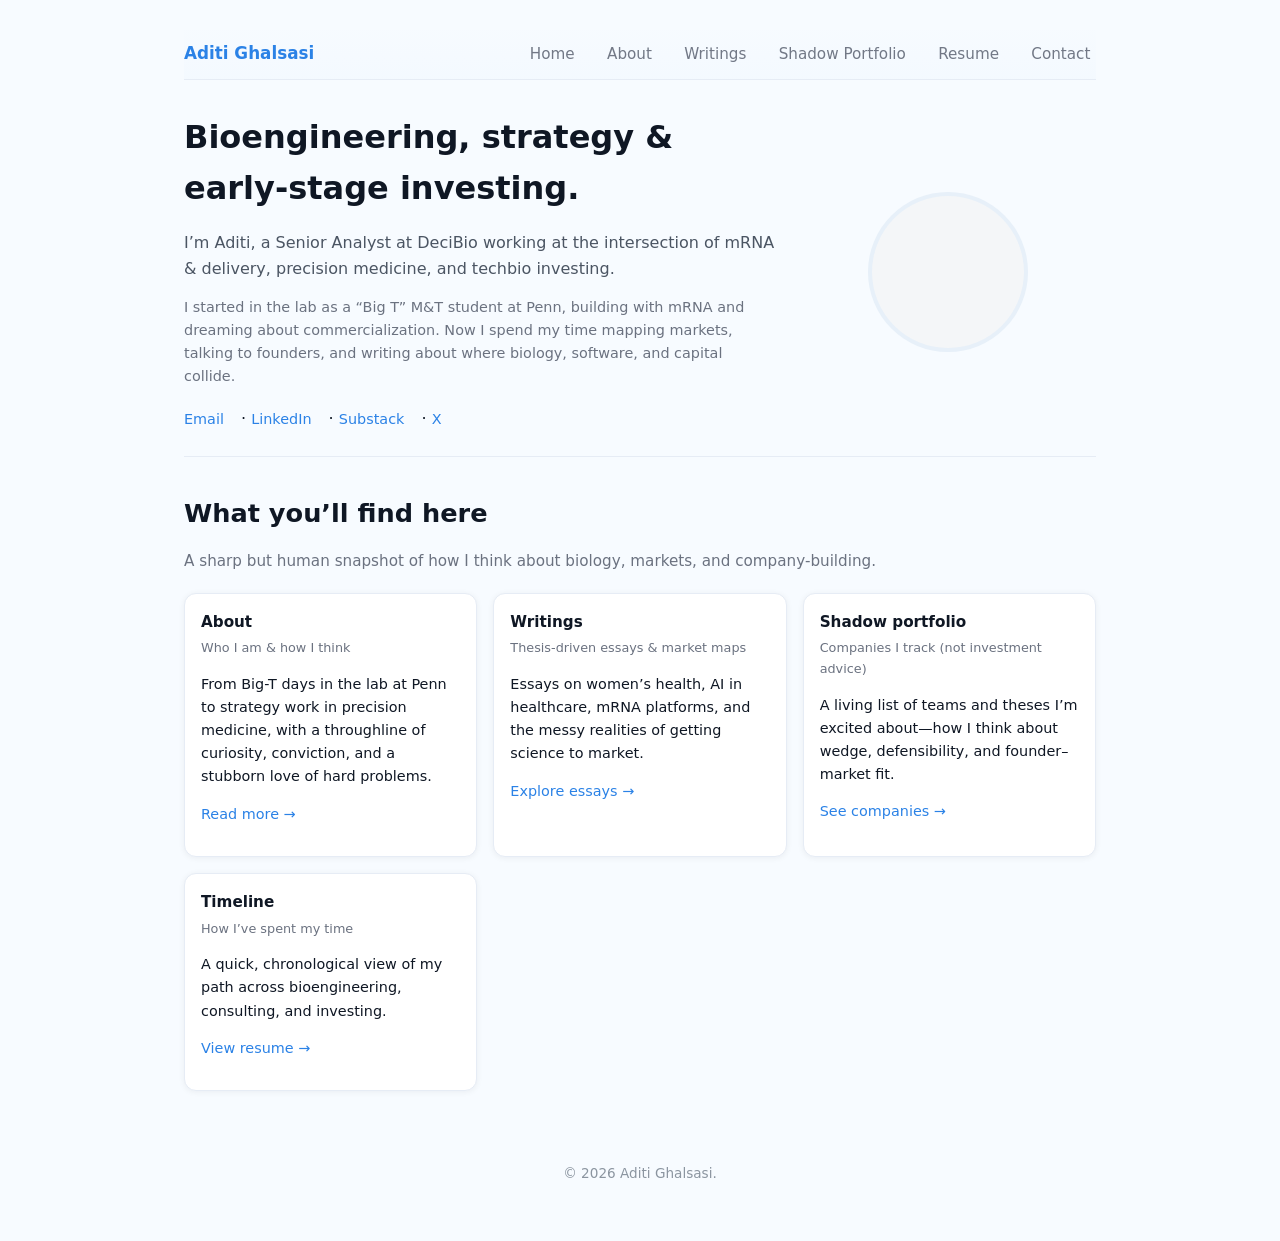
<file: index.html>
<!DOCTYPE html>
<html lang="en">
<head>
  <meta charset="UTF-8" />
  <title>Aditi Ghalsasi | Bioengineering, Strategy & Investing</title>
  <meta name="viewport" content="width=device-width, initial-scale=1" />
  <link rel="stylesheet" href="style.css" />
</head>
<body>
  <div class="page">
    <header>
      <div class="site-title">Aditi Ghalsasi</div>
      <nav>
        <a href="index.html">Home</a>
        <a href="about.html">About</a>
        <a href="writings.html">Writings</a>
        <a href="portfolio.html">Shadow Portfolio</a>
        <a href="resume.html">Resume</a>
        <a href="contact.html">Contact</a>
      </nav>
    </header>

    <section class="hero">
      <div>
        <h1 class="hero-title">Bioengineering, strategy & early-stage investing.</h1>
        <p class="hero-lead">
          I’m Aditi, a Senior Analyst at DeciBio working at the intersection of mRNA & delivery, precision medicine,
          and techbio investing.
        </p>
        <p class="hero-meta">
          I started in the lab as a “Big T” M&T student at Penn, building with mRNA and dreaming about
          commercialization. Now I spend my time mapping markets, talking to founders, and writing about where biology,
          software, and capital collide.
        </p>
        <div class="hero-links">
          <a href="mailto:aditi.ghalsasi@gmail.com">Email</a> ·
          <a href="https://www.linkedin.com/in/aditighalsasi" target="_blank">LinkedIn</a> ·
          <a href="https://ghalsasi.substack.com" target="_blank">Substack</a> ·
          <a href="https://twitter.com" target="_blank">X</a>
        </div>
      </div>

      <div class="hero-photo">
        <!-- OPTIONAL: upload images/profile.jpg and point src to it -->
        <!-- <img src="images/profile.jpg" alt="Portrait of Aditi Ghalsasi" /> -->
      </div>
    </section>

    <section>
      <h2 class="page-title">What you’ll find here</h2>
      <p class="page-subtitle">
        A sharp but human snapshot of how I think about biology, markets, and company-building.
      </p>
      <div class="cards">
        <article class="card">
          <div class="card-title">About</div>
          <div class="card-meta">Who I am & how I think</div>
          <p>
            From Big-T days in the lab at Penn to strategy work in precision medicine, with a throughline of curiosity,
            conviction, and a stubborn love of hard problems.
          </p>
          <p><a href="about.html">Read more →</a></p>
        </article>

        <article class="card">
          <div class="card-title">Writings</div>
          <div class="card-meta">Thesis-driven essays & market maps</div>
          <p>
            Essays on women’s health, AI in healthcare, mRNA platforms, and the messy realities of getting science to
            market.
          </p>
          <p><a href="writings.html">Explore essays →</a></p>
        </article>

        <article class="card">
          <div class="card-title">Shadow portfolio</div>
          <div class="card-meta">Companies I track (not investment advice)</div>
          <p>
            A living list of teams and theses I’m excited about&mdash;how I think about wedge, defensibility, and
            founder–market fit.
          </p>
          <p><a href="portfolio.html">See companies →</a></p>
        </article>

        <article class="card">
          <div class="card-title">Timeline</div>
          <div class="card-meta">How I’ve spent my time</div>
          <p>
            A quick, chronological view of my path across bioengineering, consulting, and investing.
          </p>
          <p><a href="resume.html">View resume →</a></p>
        </article>
      </div>
    </section>

    <footer>
      © <span id="year"></span> Aditi Ghalsasi.
    </footer>
  </div>

  <script>
    document.getElementById("year").textContent = new Date().getFullYear();
  </script>
</body>
</html>
</file>
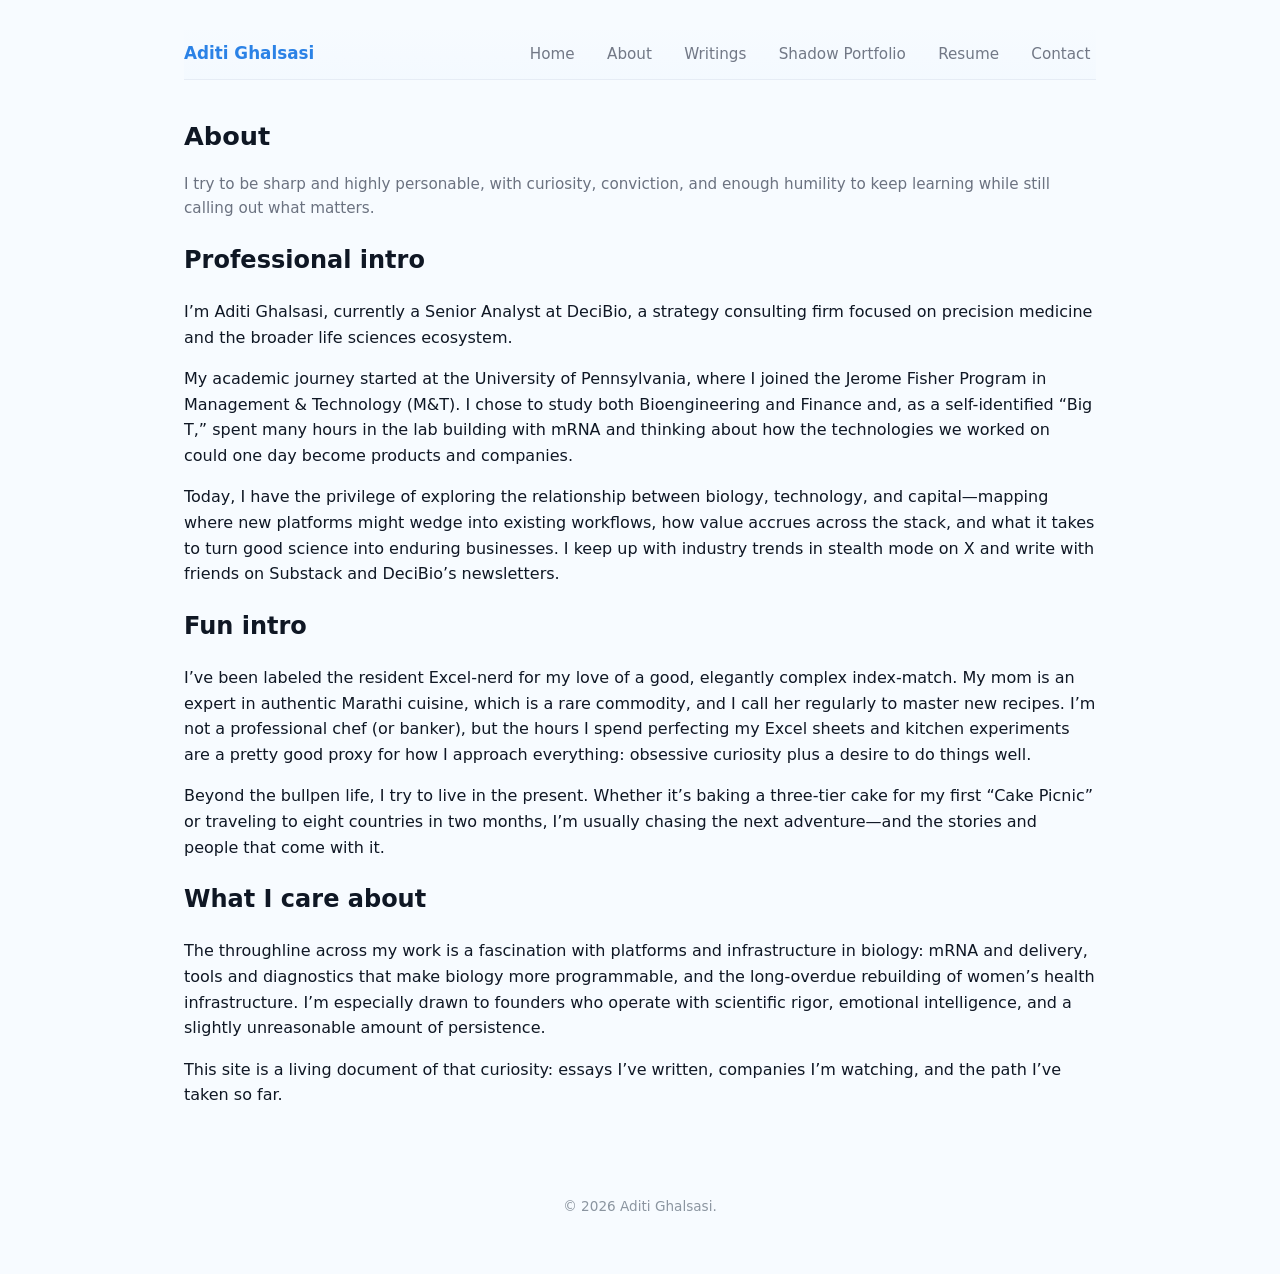
<file: about.html>
<!DOCTYPE html>
<html lang="en">
<head>
  <meta charset="UTF-8" />
  <title>About | Aditi Ghalsasi</title>
  <meta name="viewport" content="width=device-width, initial-scale=1" />
  <link rel="stylesheet" href="style.css" />
</head>
<body>
  <div class="page">
    <header>
      <div class="site-title">Aditi Ghalsasi</div>
      <nav>
        <a href="index.html">Home</a>
        <a href="about.html">About</a>
        <a href="writings.html">Writings</a>
        <a href="portfolio.html">Shadow Portfolio</a>
        <a href="resume.html">Resume</a>
        <a href="contact.html">Contact</a>
      </nav>
    </header>

    <section>
      <h1 class="page-title">About</h1>
      <p class="page-subtitle">
        I try to be sharp and highly personable, with curiosity, conviction, and enough humility to keep learning while
        still calling out what matters.
      </p>

      <h2>Professional intro</h2>
      <p>
        I’m Aditi Ghalsasi, currently a Senior Analyst at DeciBio, a strategy consulting firm focused on precision
        medicine and the broader life sciences ecosystem.
      </p>
      <p>
        My academic journey started at the University of Pennsylvania, where I joined the Jerome Fisher Program in
        Management &amp; Technology (M&amp;T). I chose to study both Bioengineering and Finance and, as a self-identified
        “Big T,” spent many hours in the lab building with mRNA and thinking about how the technologies we worked on
        could one day become products and companies.
      </p>
      <p>
        Today, I have the privilege of exploring the relationship between biology, technology, and capital—mapping where
        new platforms might wedge into existing workflows, how value accrues across the stack, and what it takes to turn
        good science into enduring businesses. I keep up with industry trends in stealth mode on X and write with friends
        on Substack and DeciBio’s newsletters.
      </p>

      <h2>Fun intro</h2>
      <p>
        I’ve been labeled the resident Excel-nerd for my love of a good, elegantly complex index-match. My mom is an
        expert in authentic Marathi cuisine, which is a rare commodity, and I call her regularly to master new recipes.
        I’m not a professional chef (or banker), but the hours I spend perfecting my Excel sheets and kitchen experiments
        are a pretty good proxy for how I approach everything: obsessive curiosity plus a desire to do things well.
      </p>
      <p>
        Beyond the bullpen life, I try to live in the present. Whether it’s baking a three-tier cake for my first “Cake
        Picnic” or traveling to eight countries in two months, I’m usually chasing the next adventure—and the stories and
        people that come with it.
      </p>

      <h2>What I care about</h2>
      <p>
        The throughline across my work is a fascination with platforms and infrastructure in biology: mRNA and delivery,
        tools and diagnostics that make biology more programmable, and the long-overdue rebuilding of women’s health
        infrastructure. I’m especially drawn to founders who operate with scientific rigor, emotional intelligence, and
        a slightly unreasonable amount of persistence.
      </p>
      <p>
        This site is a living document of that curiosity: essays I’ve written, companies I’m watching, and the path I’ve
        taken so far.
      </p>
    </section>

    <footer>
      © <span id="year"></span> Aditi Ghalsasi.
    </footer>
  </div>

  <script>
    document.getElementById("year").textContent = new Date().getFullYear();
  </script>
</body>
</html>
</file>
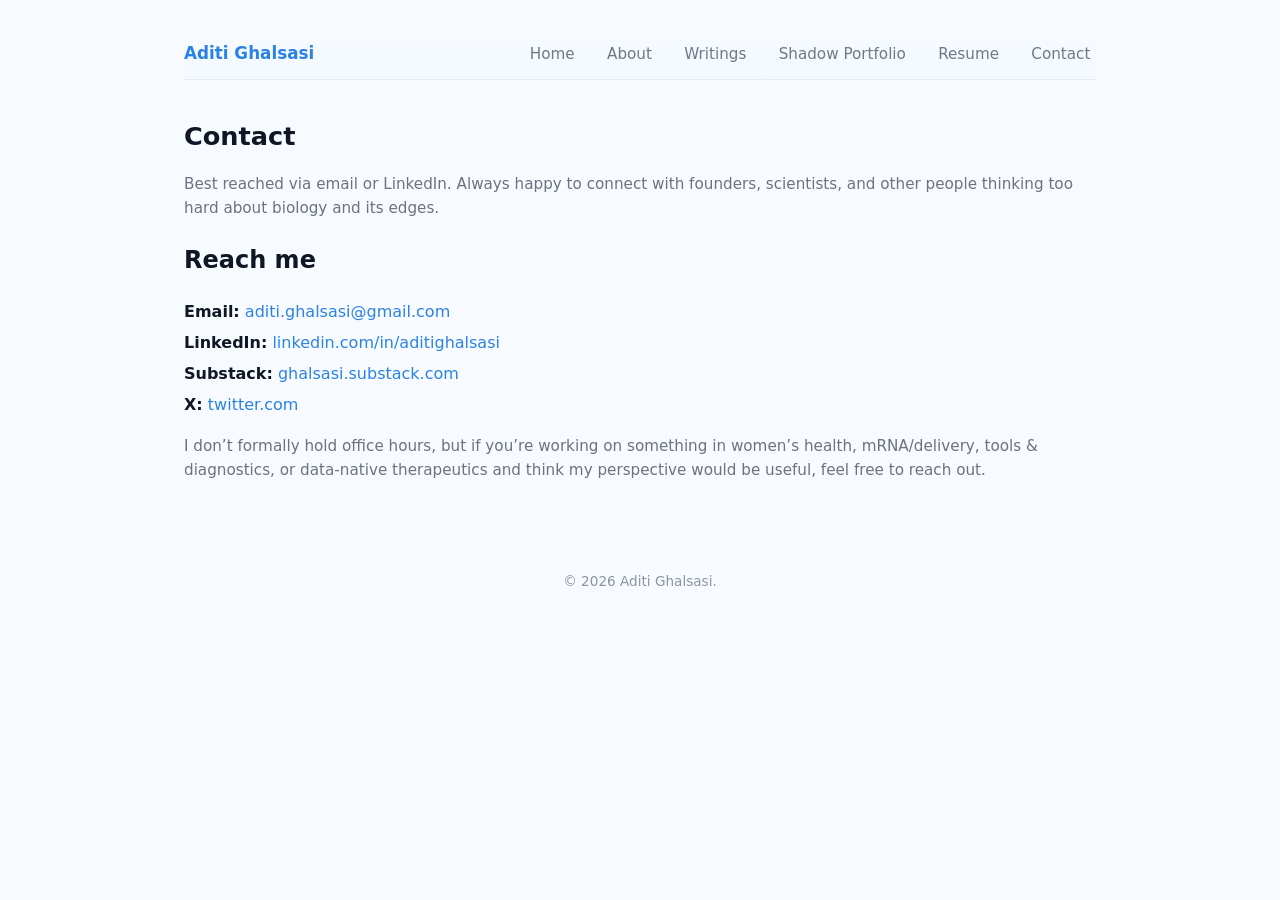
<file: contact.html>
<!DOCTYPE html>
<html lang="en">
<head>
  <meta charset="UTF-8" />
  <title>Contact | Aditi Ghalsasi</title>
  <meta name="viewport" content="width=device-width, initial-scale=1" />
  <link rel="stylesheet" href="style.css" />
</head>
<body>
  <div class="page">
    <header>
      <div class="site-title">Aditi Ghalsasi</div>
      <nav>
        <a href="index.html">Home</a>
        <a href="about.html">About</a>
        <a href="writings.html">Writings</a>
        <a href="portfolio.html">Shadow Portfolio</a>
        <a href="resume.html">Resume</a>
        <a href="contact.html">Contact</a>
      </nav>
    </header>

    <section>
      <h1 class="page-title">Contact</h1>
      <p class="page-subtitle">
        Best reached via email or LinkedIn. Always happy to connect with founders, scientists, and other people thinking
        too hard about biology and its edges.
      </p>

      <h2>Reach me</h2>
      <ul class="clean-list">
        <li><strong>Email:</strong> <a href="mailto:aditi.ghalsasi@gmail.com">aditi.ghalsasi@gmail.com</a></li>
        <li><strong>LinkedIn:</strong> <a href="https://www.linkedin.com/in/aditighalsasi" target="_blank">linkedin.com/in/aditighalsasi</a></li>
        <li><strong>Substack:</strong> <a href="https://ghalsasi.substack.com" target="_blank">ghalsasi.substack.com</a></li>
        <li><strong>X:</strong> <a href="https://twitter.com" target="_blank">twitter.com</a></li>
      </ul>

      <p class="section-intro">
        I don’t formally hold office hours, but if you’re working on something in women’s health, mRNA/delivery, tools
        &amp; diagnostics, or data-native therapeutics and think my perspective would be useful, feel free to reach out.
      </p>
    </section>

    <footer>
      © <span id="year"></span> Aditi Ghalsasi.
    </footer>
  </div>

    <script>
      document.getElementById("year").textContent = new Date().getFullYear();
    </script>
</body>
</html>
</file>
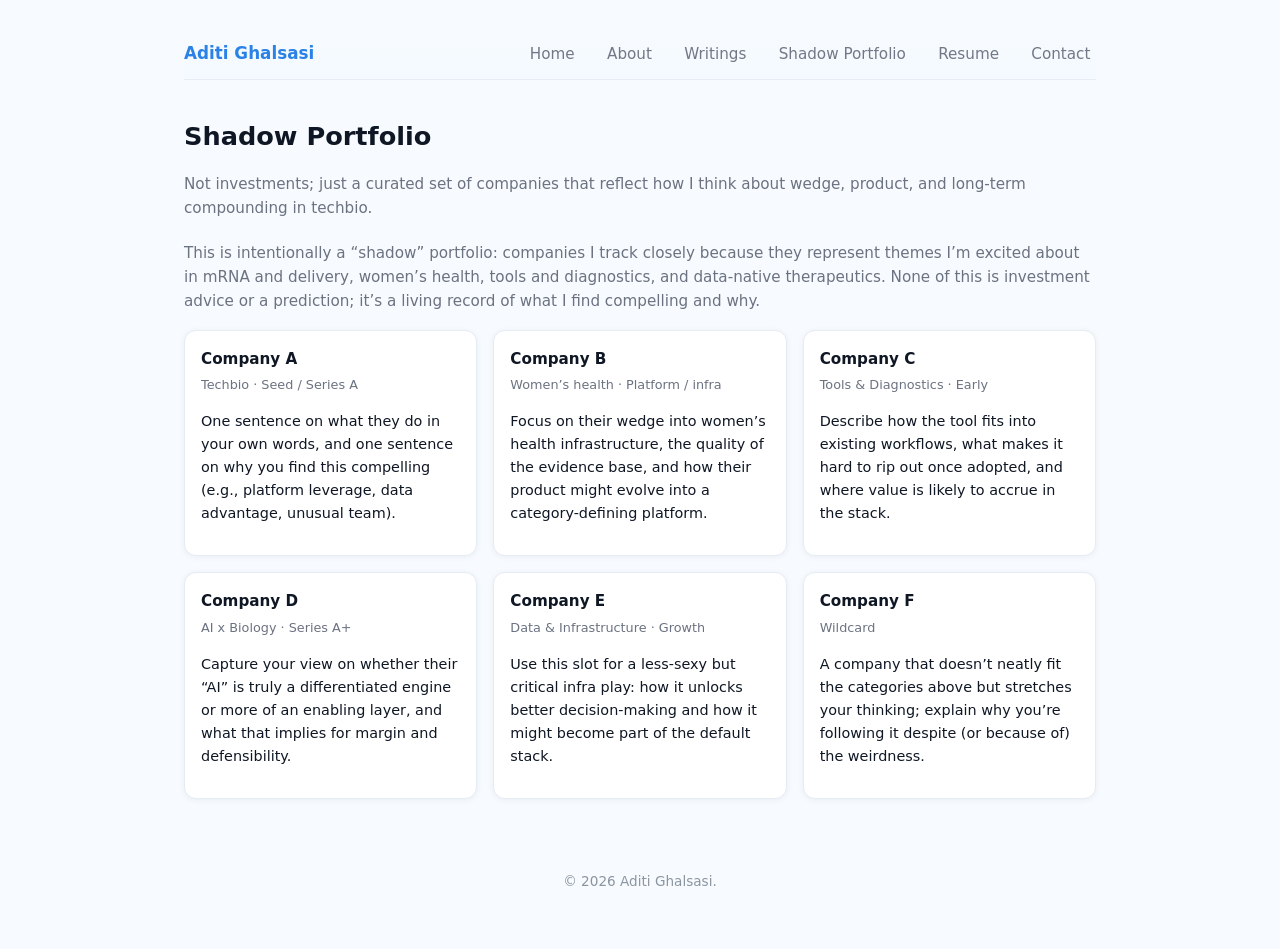
<file: portfolio.html>
<!DOCTYPE html>
<html lang="en">
<head>
  <meta charset="UTF-8" />
  <title>Shadow Portfolio | Aditi Ghalsasi</title>
  <meta name="viewport" content="width=device-width, initial-scale=1" />
  <link rel="stylesheet" href="style.css" />
</head>
<body>
  <div class="page">
    <header>
      <div class="site-title">Aditi Ghalsasi</div>
      <nav>
        <a href="index.html">Home</a>
        <a href="about.html">About</a>
        <a href="writings.html">Writings</a>
        <a href="portfolio.html">Shadow Portfolio</a>
        <a href="resume.html">Resume</a>
        <a href="contact.html">Contact</a>
      </nav>
    </header>

    <section>
      <h1 class="page-title">Shadow Portfolio</h1>
      <p class="page-subtitle">
        Not investments; just a curated set of companies that reflect how I think about wedge, product, and long-term
        compounding in techbio.
      </p>
      <p class="section-intro">
        This is intentionally a “shadow” portfolio: companies I track closely because they represent themes I’m
        excited about in mRNA and delivery, women’s health, tools and diagnostics, and data-native therapeutics. None of
        this is investment advice or a prediction; it’s a living record of what I find compelling and why.
      </p>

      <div class="cards">
        <!-- COMPANY TEMPLATE:
        Replace Company A, sector, and the paragraph with your own picks when you're ready.
        Try to include: what they do (in your words), what's special, and what has to go right.
        -->

        <article class="card">
          <div class="card-title">Company A</div>
          <div class="card-meta">Techbio · Seed / Series A</div>
          <p>
            One sentence on what they do in your own words, and one sentence on why you find this compelling
            (e.g., platform leverage, data advantage, unusual team).
          </p>
        </article>

        <article class="card">
          <div class="card-title">Company B</div>
          <div class="card-meta">Women’s health · Platform / infra</div>
          <p>
            Focus on their wedge into women’s health infrastructure, the quality of the evidence base, and how their
            product might evolve into a category-defining platform.
          </p>
        </article>

        <article class="card">
          <div class="card-title">Company C</div>
          <div class="card-meta">Tools &amp; Diagnostics · Early</div>
          <p>
            Describe how the tool fits into existing workflows, what makes it hard to rip out once adopted, and where
            value is likely to accrue in the stack.
          </p>
        </article>

        <article class="card">
          <div class="card-title">Company D</div>
          <div class="card-meta">AI x Biology · Series A+</div>
          <p>
            Capture your view on whether their “AI” is truly a differentiated engine or more of an enabling layer, and
            what that implies for margin and defensibility.
          </p>
        </article>

        <article class="card">
          <div class="card-title">Company E</div>
          <div class="card-meta">Data &amp; Infrastructure · Growth</div>
          <p>
            Use this slot for a less-sexy but critical infra play: how it unlocks better decision-making and how it
            might become part of the default stack.
          </p>
        </article>

        <article class="card">
          <div class="card-title">Company F</div>
          <div class="card-meta">Wildcard</div>
          <p>
            A company that doesn’t neatly fit the categories above but stretches your thinking; explain why you’re
            following it despite (or because of) the weirdness.
          </p>
        </article>
      </div>
    </section>

    <footer>
      © <span id="year"></span> Aditi Ghalsasi.
    </footer>
  </div>

  <script>
    document.getElementById("year").textContent = new Date().getFullYear();
  </script>
</body>
</html>
</file>
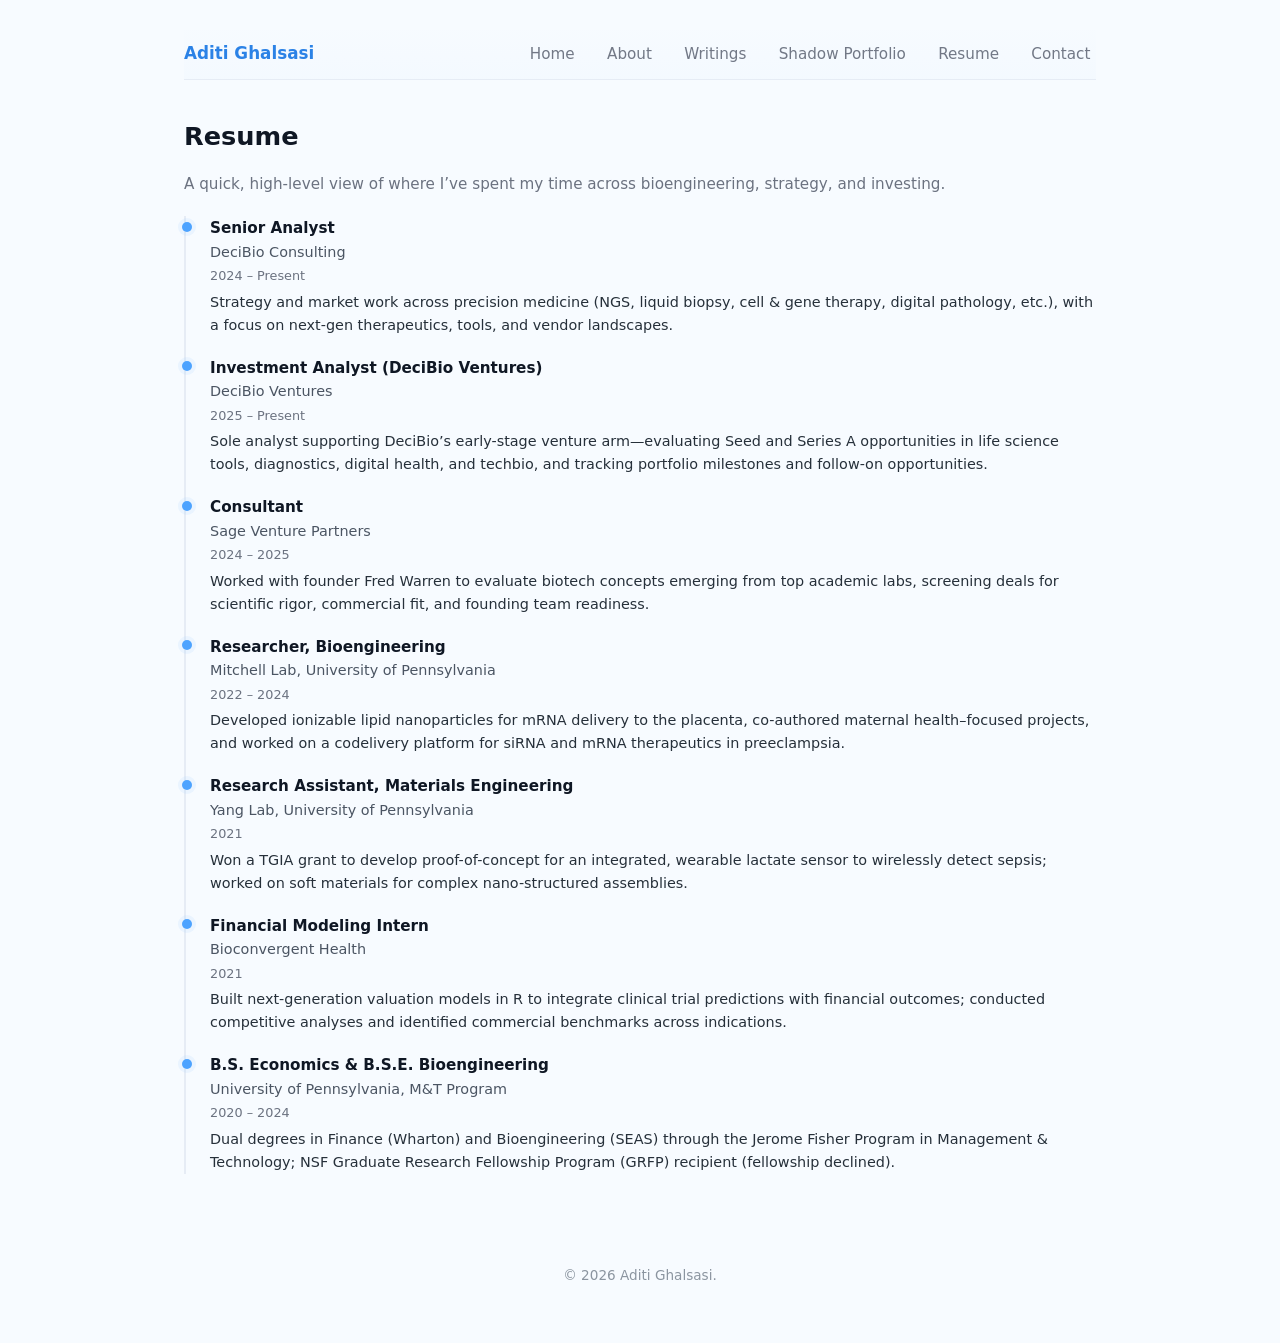
<file: resume.html>
<!DOCTYPE html>
<html lang="en">
<head>
  <meta charset="UTF-8" />
  <title>Resume | Aditi Ghalsasi</title>
  <meta name="viewport" content="width=device-width, initial-scale=1" />
  <link rel="stylesheet" href="style.css" />
</head>
<body>
  <div class="page">
    <header>
      <div class="site-title">Aditi Ghalsasi</div>
      <nav>
        <a href="index.html">Home</a>
        <a href="about.html">About</a>
        <a href="writings.html">Writings</a>
        <a href="portfolio.html">Shadow Portfolio</a>
        <a href="resume.html">Resume</a>
        <a href="contact.html">Contact</a>
      </nav>
    </header>

    <section>
      <h1 class="page-title">Resume</h1>
      <p class="page-subtitle">
        A quick, high-level view of where I’ve spent my time across bioengineering, strategy, and investing.
      </p>

      <div class="timeline">
        <div class="timeline-item">
          <div class="timeline-role">Senior Analyst</div>
          <div class="timeline-place">DeciBio Consulting</div>
          <div class="timeline-dates">2024 – Present</div>
          <div class="timeline-desc">
            Strategy and market work across precision medicine (NGS, liquid biopsy, cell &amp; gene therapy, digital
            pathology, etc.), with a focus on next-gen therapeutics, tools, and vendor landscapes.
          </div>
        </div>

        <div class="timeline-item">
          <div class="timeline-role">Investment Analyst (DeciBio Ventures)</div>
          <div class="timeline-place">DeciBio Ventures</div>
          <div class="timeline-dates">2025 – Present</div>
          <div class="timeline-desc">
            Sole analyst supporting DeciBio’s early-stage venture arm—evaluating Seed and Series A opportunities in
            life science tools, diagnostics, digital health, and techbio, and tracking portfolio milestones and
            follow-on opportunities.
          </div>
        </div>

        <div class="timeline-item">
          <div class="timeline-role">Consultant</div>
          <div class="timeline-place">Sage Venture Partners</div>
          <div class="timeline-dates">2024 – 2025</div>
          <div class="timeline-desc">
            Worked with founder Fred Warren to evaluate biotech concepts emerging from top academic labs, screening
            deals for scientific rigor, commercial fit, and founding team readiness.
          </div>
        </div>

        <div class="timeline-item">
          <div class="timeline-role">Researcher, Bioengineering</div>
          <div class="timeline-place">Mitchell Lab, University of Pennsylvania</div>
          <div class="timeline-dates">2022 – 2024</div>
          <div class="timeline-desc">
            Developed ionizable lipid nanoparticles for mRNA delivery to the placenta, co-authored maternal
            health–focused projects, and worked on a codelivery platform for siRNA and mRNA therapeutics in
            preeclampsia.
          </div>
        </div>

        <div class="timeline-item">
          <div class="timeline-role">Research Assistant, Materials Engineering</div>
          <div class="timeline-place">Yang Lab, University of Pennsylvania</div>
          <div class="timeline-dates">2021</div>
          <div class="timeline-desc">
            Won a TGIA grant to develop proof-of-concept for an integrated, wearable lactate sensor to wirelessly detect
            sepsis; worked on soft materials for complex nano-structured assemblies.
          </div>
        </div>

        <div class="timeline-item">
          <div class="timeline-role">Financial Modeling Intern</div>
          <div class="timeline-place">Bioconvergent Health</div>
          <div class="timeline-dates">2021</div>
          <div class="timeline-desc">
            Built next-generation valuation models in R to integrate clinical trial predictions with financial outcomes;
            conducted competitive analyses and identified commercial benchmarks across indications.
          </div>
        </div>

        <div class="timeline-item">
          <div class="timeline-role">B.S. Economics &amp; B.S.E. Bioengineering</div>
          <div class="timeline-place">University of Pennsylvania, M&amp;T Program</div>
          <div class="timeline-dates">2020 – 2024</div>
          <div class="timeline-desc">
            Dual degrees in Finance (Wharton) and Bioengineering (SEAS) through the Jerome Fisher Program in Management
            &amp; Technology; NSF Graduate Research Fellowship Program (GRFP) recipient (fellowship declined).
          </div>
        </div>
      </div>
    </section>

    <footer>
      © <span id="year"></span> Aditi Ghalsasi.
    </footer>
  </div>

  <script>
    document.getElementById("year").textContent = new Date().getFullYear();
  </script>
</body>
</html>
</file>
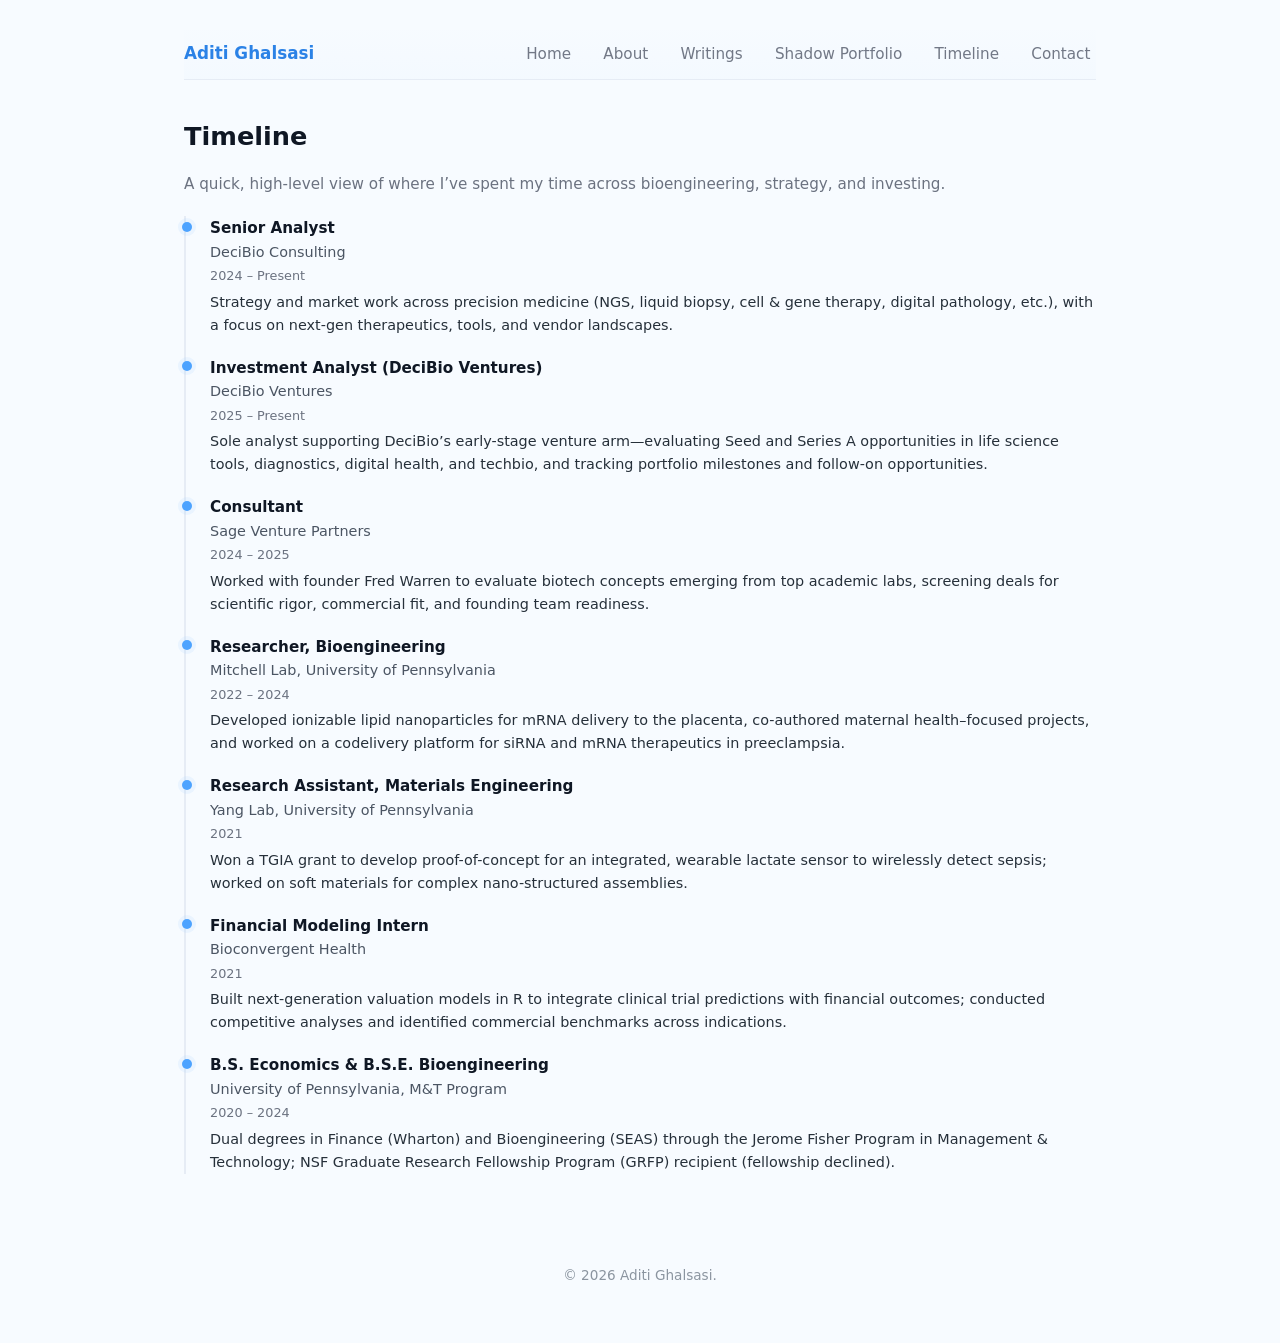
<file: timeline.html>
<!DOCTYPE html>
<html lang="en">
<head>
  <meta charset="UTF-8" />
  <title>Timeline | Aditi Ghalsasi</title>
  <meta name="viewport" content="width=device-width, initial-scale=1" />
  <link rel="stylesheet" href="style.css" />
</head>
<body>
  <div class="page">
    <header>
      <div class="site-title">Aditi Ghalsasi</div>
      <nav>
        <a href="index.html">Home</a>
        <a href="about.html">About</a>
        <a href="writings.html">Writings</a>
        <a href="portfolio.html">Shadow Portfolio</a>
        <a href="timeline.html">Timeline</a>
        <a href="contact.html">Contact</a>
      </nav>
    </header>

    <section>
      <h1 class="page-title">Timeline</h1>
      <p class="page-subtitle">
        A quick, high-level view of where I’ve spent my time across bioengineering, strategy, and investing.
      </p>

      <div class="timeline">
        <div class="timeline-item">
          <div class="timeline-role">Senior Analyst</div>
          <div class="timeline-place">DeciBio Consulting</div>
          <div class="timeline-dates">2024 – Present</div>
          <div class="timeline-desc">
            Strategy and market work across precision medicine (NGS, liquid biopsy, cell &amp; gene therapy, digital
            pathology, etc.), with a focus on next-gen therapeutics, tools, and vendor landscapes.
          </div>
        </div>

        <div class="timeline-item">
          <div class="timeline-role">Investment Analyst (DeciBio Ventures)</div>
          <div class="timeline-place">DeciBio Ventures</div>
          <div class="timeline-dates">2025 – Present</div>
          <div class="timeline-desc">
            Sole analyst supporting DeciBio’s early-stage venture arm—evaluating Seed and Series A opportunities in
            life science tools, diagnostics, digital health, and techbio, and tracking portfolio milestones and
            follow-on opportunities.
          </div>
        </div>

        <div class="timeline-item">
          <div class="timeline-role">Consultant</div>
          <div class="timeline-place">Sage Venture Partners</div>
          <div class="timeline-dates">2024 – 2025</div>
          <div class="timeline-desc">
            Worked with founder Fred Warren to evaluate biotech concepts emerging from top academic labs, screening
            deals for scientific rigor, commercial fit, and founding team readiness.
          </div>
        </div>

        <div class="timeline-item">
          <div class="timeline-role">Researcher, Bioengineering</div>
          <div class="timeline-place">Mitchell Lab, University of Pennsylvania</div>
          <div class="timeline-dates">2022 – 2024</div>
          <div class="timeline-desc">
            Developed ionizable lipid nanoparticles for mRNA delivery to the placenta, co-authored maternal
            health–focused projects, and worked on a codelivery platform for siRNA and mRNA therapeutics in
            preeclampsia.
          </div>
        </div>

        <div class="timeline-item">
          <div class="timeline-role">Research Assistant, Materials Engineering</div>
          <div class="timeline-place">Yang Lab, University of Pennsylvania</div>
          <div class="timeline-dates">2021</div>
          <div class="timeline-desc">
            Won a TGIA grant to develop proof-of-concept for an integrated, wearable lactate sensor to wirelessly detect
            sepsis; worked on soft materials for complex nano-structured assemblies.
          </div>
        </div>

        <div class="timeline-item">
          <div class="timeline-role">Financial Modeling Intern</div>
          <div class="timeline-place">Bioconvergent Health</div>
          <div class="timeline-dates">2021</div>
          <div class="timeline-desc">
            Built next-generation valuation models in R to integrate clinical trial predictions with financial outcomes;
            conducted competitive analyses and identified commercial benchmarks across indications.
          </div>
        </div>

        <div class="timeline-item">
          <div class="timeline-role">B.S. Economics &amp; B.S.E. Bioengineering</div>
          <div class="timeline-place">University of Pennsylvania, M&amp;T Program</div>
          <div class="timeline-dates">2020 – 2024</div>
          <div class="timeline-desc">
            Dual degrees in Finance (Wharton) and Bioengineering (SEAS) through the Jerome Fisher Program in Management
            &amp; Technology; NSF Graduate Research Fellowship Program (GRFP) recipient (fellowship declined).
          </div>
        </div>
      </div>
    </section>

    <footer>
      © <span id="year"></span> Aditi Ghalsasi.
    </footer>
  </div>

  <script>
    document.getElementById("year").textContent = new Date().getFullYear();
  </script>
</body>
</html>
</file>
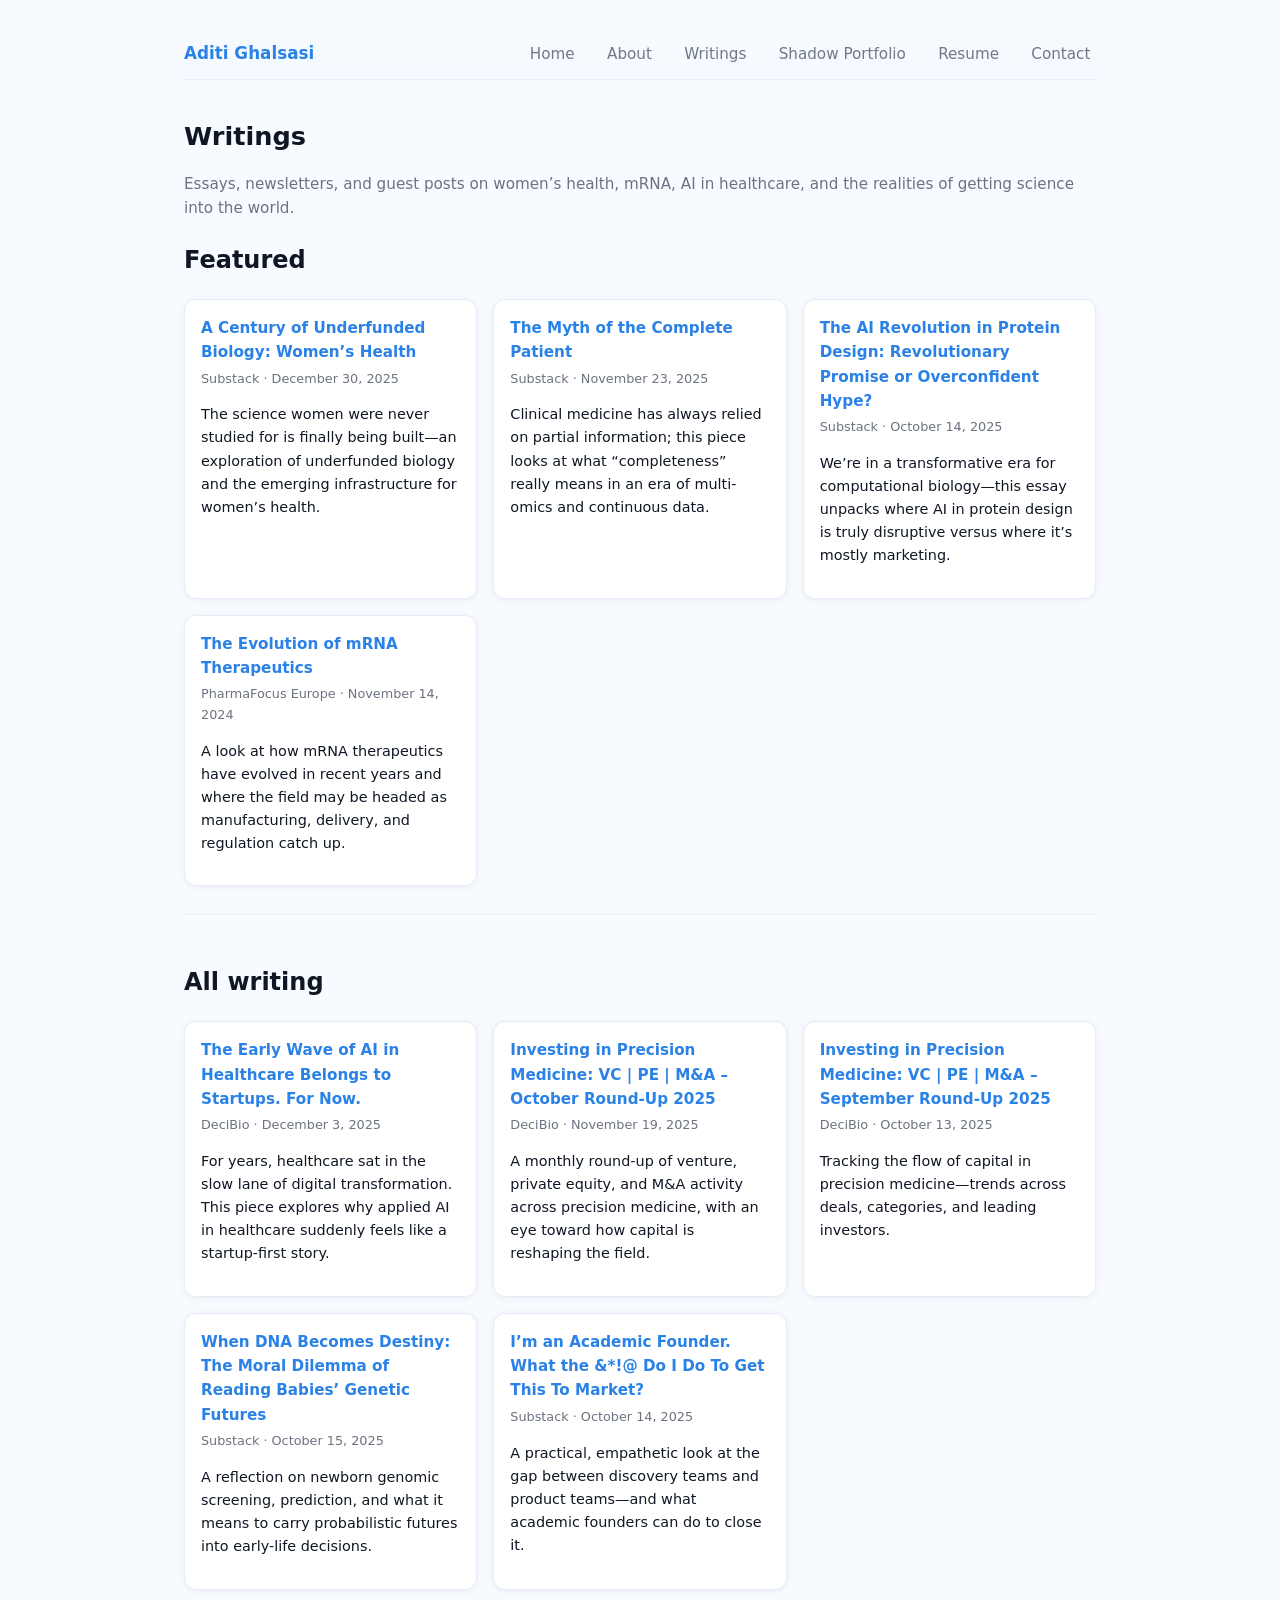
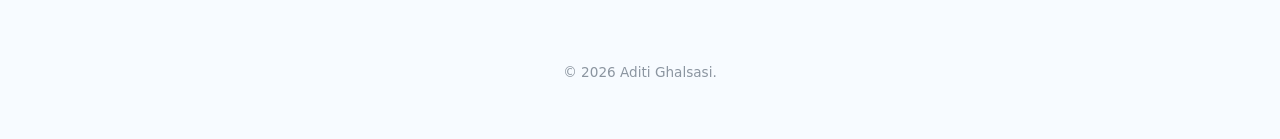
<file: writings.html>
<!DOCTYPE html>
<html lang="en">
<head>
  <meta charset="UTF-8" />
  <title>Writings | Aditi Ghalsasi</title>
  <meta name="viewport" content="width=device-width, initial-scale=1" />
  <link rel="stylesheet" href="style.css" />
</head>
<body>
  <div class="page">
    <header>
      <div class="site-title">Aditi Ghalsasi</div>
      <nav>
        <a href="index.html">Home</a>
        <a href="about.html">About</a>
        <a href="writings.html">Writings</a>
        <a href="portfolio.html">Shadow Portfolio</a>
        <a href="resume.html">Resume</a>
        <a href="contact.html">Contact</a>
      </nav>
    </header>

    <section>
      <h1 class="page-title">Writings</h1>
      <p class="page-subtitle">
        Essays, newsletters, and guest posts on women’s health, mRNA, AI in healthcare, and the realities of getting
        science into the world.
      </p>

      <h2>Featured</h2>
      <div class="cards">
        <article class="card">
          <div class="card-title">
            <a href="https://ghalsasi.substack.com/p/a-century-of-underfunded-biology" target="_blank">
              A Century of Underfunded Biology: Women’s Health
            </a>
          </div>
          <div class="card-meta">Substack · December 30, 2025</div>
          <p>
            The science women were never studied for is finally being built—an exploration of underfunded biology and
            the emerging infrastructure for women’s health.
          </p>
        </article>

        <article class="card">
          <div class="card-title">
            <a href="https://ghalsasi.substack.com/p/the-myth-of-the-complete-patient" target="_blank">
              The Myth of the Complete Patient
            </a>
          </div>
          <div class="card-meta">Substack · November 23, 2025</div>
          <p>
            Clinical medicine has always relied on partial information; this piece looks at what “completeness” really
            means in an era of multi-omics and continuous data.
          </p>
        </article>

        <article class="card">
          <div class="card-title">
            <a href="https://ghalsasi.substack.com/p/the-ai-revolution-in-protein-design" target="_blank">
              The AI Revolution in Protein Design: Revolutionary Promise or Overconfident Hype?
            </a>
          </div>
          <div class="card-meta">Substack · October 14, 2025</div>
          <p>
            We’re in a transformative era for computational biology—this essay unpacks where AI in protein design is
            truly disruptive versus where it’s mostly marketing.
          </p>
        </article>

        <article class="card">
          <div class="card-title">
            <a href="https://www.pharmafocuseurope.com/archives-magazine/6" target="_blank">
              The Evolution of mRNA Therapeutics
            </a>
          </div>
          <div class="card-meta">PharmaFocus Europe · November 14, 2024</div>
          <p>
            A look at how mRNA therapeutics have evolved in recent years and where the field may be headed as
            manufacturing, delivery, and regulation catch up.
          </p>
        </article>
      </div>
    </section>

    <section>
      <h2>All writing</h2>
      <div class="cards">
        <article class="card">
          <div class="card-title">
            <a href="https://www.decibio.com/insights/the-early-wave-of-ai-in-healthcare-belongs-to-startups-for-now" target="_blank">
              The Early Wave of AI in Healthcare Belongs to Startups. For Now.
            </a>
          </div>
          <div class="card-meta">DeciBio · December 3, 2025</div>
          <p>
            For years, healthcare sat in the slow lane of digital transformation. This piece explores why applied AI in
            healthcare suddenly feels like a startup-first story.
          </p>
        </article>

        <article class="card">
          <div class="card-title">
            <a href="https://www.decibio.com/insights/investing-in-precision-medicine-vc-pe-m-a---october-round-up-2025" target="_blank">
              Investing in Precision Medicine: VC | PE | M&amp;A – October Round-Up 2025
            </a>
          </div>
          <div class="card-meta">DeciBio · November 19, 2025</div>
          <p>
            A monthly round-up of venture, private equity, and M&amp;A activity across precision medicine, with an eye
            toward how capital is reshaping the field.
          </p>
        </article>

        <article class="card">
          <div class="card-title">
            <a href="https://www.linkedin.com/posts/decibio_investing-in-precision-medicine-vc-pe-activity-7384309601237856256--YMe/" target="_blank">
              Investing in Precision Medicine: VC | PE | M&amp;A – September Round-Up 2025
            </a>
          </div>
          <div class="card-meta">DeciBio · October 13, 2025</div>
          <p>
            Tracking the flow of capital in precision medicine—trends across deals, categories, and leading investors.
          </p>
        </article>

        <article class="card">
          <div class="card-title">
            <a href="https://ghalsasi.substack.com/p/when-dna-becomes-destiny-the-moral" target="_blank">
              When DNA Becomes Destiny: The Moral Dilemma of Reading Babies’ Genetic Futures
            </a>
          </div>
          <div class="card-meta">Substack · October 15, 2025</div>
          <p>
            A reflection on newborn genomic screening, prediction, and what it means to carry probabilistic futures into
            early-life decisions.
          </p>
        </article>

        <article class="card">
          <div class="card-title">
            <a href="https://ghalsasi.substack.com/p/im-an-academic-founder-what-the-and" target="_blank">
              I’m an Academic Founder. What the &amp;*!@ Do I Do To Get This To Market?
            </a>
          </div>
          <div class="card-meta">Substack · October 14, 2025</div>
          <p>
            A practical, empathetic look at the gap between discovery teams and product teams—and what academic founders
            can do to close it.
          </p>
        </article>
      </div>
    </section>

    <footer>
      © <span id="year"></span> Aditi Ghalsasi.
    </footer>
  </div>

  <script>
    document.getElementById("year").textContent = new Date().getFullYear();
  </script>
</body>
</html>
</file>
<file: style.css>
/* ---------- Base styles & theme variables ---------- */
:root {
  --bg: #f7fbff; /* very light blue-ish white */
  --surface: #ffffff; /* card / surface */
  --muted-surface: #f4f6f8; /* subtle grey surface */
  --border: #e6ecf5; /* soft border */
  --text: #0f1724; /* primary text */
  --muted-text: #6b7280; /* secondary text */
  --muted-2: #4b5563;
  --accent: #4da3ff; /* light blue accent */
  --accent-strong: #2b82e6; /* stronger blue */
  --highlight: #fff7cc; /* pale yellow for highlights */
  --shadow: rgba(15, 23, 42, 0.06);
}

* {
  box-sizing: border-box;
}

body {
  margin: 0;
  font-family: system-ui, -apple-system, BlinkMacSystemFont, "Segoe UI",
    sans-serif;
  line-height: 1.6;
  color: var(--text);
  background: var(--bg);
}

a {
  color: var(--accent-strong);
  text-decoration: none;
}

a:hover {
  text-decoration: underline;
}

.page {
  max-width: 960px;
  margin: 0 auto;
  padding: 1.5rem;
}

/* ---------- Layout: header & nav ---------- */
/* ---------- Layout: header & nav ---------- */
header {
  display: flex;
  justify-content: space-between;
  align-items: center;
  padding: 1rem 0 0.75rem;
  border-bottom: 1px solid var(--border);
  background: linear-gradient(180deg, transparent 0%, rgba(77,163,255,0.02) 100%);
}

.site-title {
  font-weight: 700;
  font-size: 1.05rem;
  color: var(--accent-strong);
}

nav a {
  margin-left: 1rem;
  font-size: 0.95rem;
  color: var(--muted-text);
  opacity: 0.95;
  padding: 0.25rem 0.35rem;
  border-radius: 6px;
}

nav a:hover {
  background: var(--muted-surface);
  color: var(--accent-strong);
}

/* ---------- Page titles ---------- */
.page-title {
  font-size: 1.6rem;
  margin: 0.5rem 0 0.25rem;
  color: var(--text);
}

.page-subtitle {
  font-size: 0.95rem;
  color: var(--muted-text);
  margin-bottom: 1.25rem;
}

/* ---------- Hero (home) ---------- */
.hero {
  display: grid;
  grid-template-columns: minmax(0, 2fr) minmax(0, 1fr);
  gap: 1.5rem;
  align-items: center;
  padding: 2rem 0 1.5rem;
  border-bottom: 1px solid var(--border);
}

.hero-title {
  font-size: 2rem;
  margin: 0 0 0.5rem;
}

.hero-lead {
  font-size: 1rem;
  color: var(--muted-2);
  margin-bottom: 0.75rem;
}

.hero-meta {
  font-size: 0.9rem;
  color: var(--muted-text);
}

.hero-links a {
  display: inline-block;
  margin-right: 0.75rem;
  margin-top: 0.35rem;
  font-size: 0.9rem;
  color: var(--accent-strong);
}

.hero-photo {
  width: 160px;
  height: 160px;
  border-radius: 999px;
  background: var(--muted-surface);
  overflow: hidden;
  justify-self: center;
  border: 4px solid rgba(77,163,255,0.08);
}

.hero-photo img {
  width: 100%;
  height: 100%;
  object-fit: cover;
  display: block;
}

/* ---------- Sections ---------- */
section {
  padding: 1.75rem 0;
  border-bottom: 1px solid rgba(230,236,245,0.6);
}

section:last-of-type {
  border-bottom: none;
  padding-bottom: 3rem;
}

.section-intro {
  font-size: 0.95rem;
  color: var(--muted-text);
  margin-bottom: 1rem;
}

/* ---------- Cards / grids ---------- */
.cards {
  display: grid;
  grid-template-columns: repeat(auto-fit, minmax(260px, 1fr));
  gap: 1rem;
}

.card {
  padding: 1rem;
  background: var(--surface);
  border-radius: 0.75rem;
  border: 1px solid var(--border);
  box-shadow: 0 1px 6px var(--shadow);
  font-size: 0.9rem;
}

.card-title {
  font-weight: 600;
  margin-bottom: 0.25rem;
  font-size: 0.95rem;
}

.card-meta {
  font-size: 0.8rem;
  color: var(--muted-text);
  margin-bottom: 0.5rem;
}

/* ---------- Timeline ---------- */
.timeline {
  border-left: 2px solid var(--border);
  margin-top: 0.5rem;
  padding-left: 1rem;
}

.timeline-item {
  margin-bottom: 1.2rem;
  position: relative;
  padding-left: 0.5rem;
}

.timeline-item::before {
  content: "";
  position: absolute;
  left: -1.23rem;
  top: 0.35rem;
  width: 10px;
  height: 10px;
  border-radius: 999px;
  background: var(--accent);
  box-shadow: 0 0 0 4px rgba(77,163,255,0.08);
}

.timeline-role {
  font-weight: 600;
  font-size: 0.95rem;
}

.timeline-place {
  font-size: 0.9rem;
  color: var(--muted-2);
}

.timeline-dates {
  font-size: 0.8rem;
  color: var(--muted-text);
  margin-top: 0.15rem;
}

.timeline-desc {
  font-size: 0.9rem;
  color: #26303a;
  margin-top: 0.25rem;
}

/* ---------- Lists ---------- */
ul.clean-list {
  list-style: none;
  padding-left: 0;
}

ul.clean-list li {
  margin-bottom: 0.35rem;
}

/* ---------- Footer ---------- */
/* ---------- Footer ---------- */
footer {
  text-align: center;
  font-size: 0.85rem;
  color: #8b95a0;
  padding: 1.5rem 0 2rem;
  background: transparent;
}

/* ---------- Responsive tweaks ---------- */
@media (max-width: 720px) {
  header {
    flex-direction: column;
    align-items: flex-start;
    gap: 0.5rem;
  }

  nav {
    display: flex;
    flex-wrap: wrap;
  }

  nav a {
    margin-left: 0;
    margin-right: 0.75rem;
    margin-bottom: 0.25rem;
  }

  .hero {
    grid-template-columns: 1fr;
  }

  .hero-photo {
    order: -1;
    margin-bottom: 0.5rem;
  }
}
</file>
